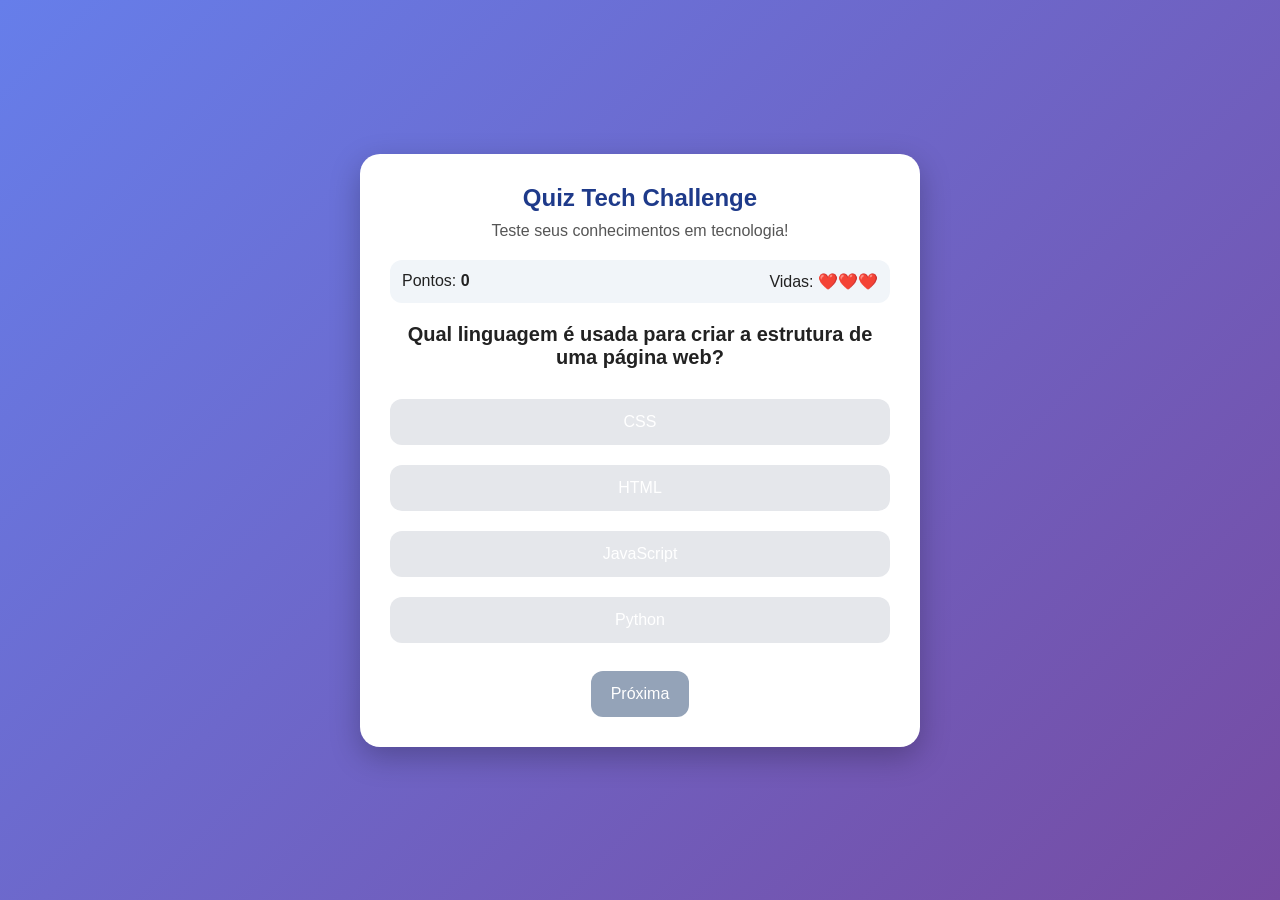
<file: index.html>
<!DOCTYPE html>
<html lang="pt-BR">
<head>
  <meta charset="UTF-8">
  <meta name="viewport" content="width=device-width, initial-scale=1.0">
  <title>Quiz Tech Challenge</title>
  <link rel="stylesheet" href="style.css">
</head>
<body>

  <main class="container">

    <section class="card">

      <h1>Quiz Tech Challenge</h1>
      <p class="subtitulo">Teste seus conhecimentos em tecnologia!</p>

      <div class="info">
        <span>Pontos: <strong id="pontos">0</strong></span>
        <span>Vidas: <strong id="vidas">❤️❤️❤️</strong></span>
      </div>

      <div id="pergunta" class="pergunta">
        Carregando pergunta...
      </div>

      <div id="opcoes" class="opcoes"></div>

      <p id="mensagem" class="mensagem"></p>

      <button id="proxima" onclick="proximaPergunta()" disabled>
        Próxima
      </button>

      <button id="reiniciar" onclick="reiniciarJogo()" class="oculto">
        Jogar novamente
      </button>

    </section>

  </main>

  <script src="script.js"></script>
</body>
</html>
</file>
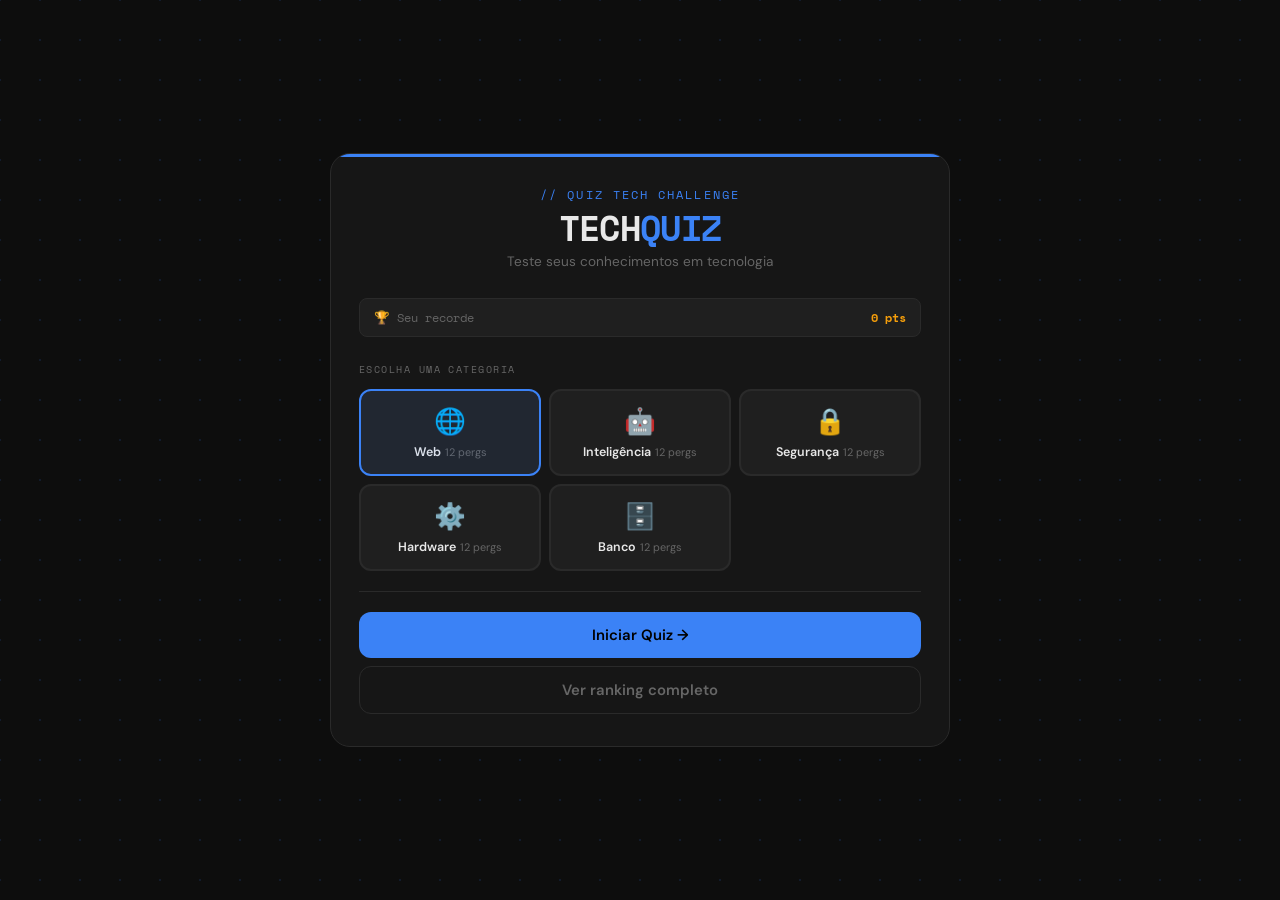
<file: quiz (1).html>
<!DOCTYPE html>
<html lang="pt-BR">
<head>
<meta charset="UTF-8">
<meta name="viewport" content="width=device-width, initial-scale=1.0">
<title>Quiz Tech Challenge</title>
<link href="https://fonts.googleapis.com/css2?family=Space+Mono:wght@400;700&family=DM+Sans:wght@400;500;600&display=swap" rel="stylesheet">
<style>
/* ── RESET ── */
*,*::before,*::after{box-sizing:border-box;margin:0;padding:0}
:root{
  --bg:#0d0d0d;
  --surface:#161616;
  --surface2:#1f1f1f;
  --border:#2a2a2a;
  --text:#e8e8e8;
  --muted:#666;
  --cat:#3b82f6; /* cor dinâmica da categoria */
  --radius:12px;
  --mono:'Space Mono',monospace;
  --sans:'DM Sans',sans-serif;
}
body{
  font-family:var(--sans);
  background:var(--bg);
  color:var(--text);
  min-height:100vh;
  display:flex;
  flex-direction:column;
  align-items:center;
  justify-content:center;
  padding:16px;
  overflow-x:hidden;
}

/* ── CANVAS ANIMADO ── */
#bg-canvas{position:fixed;inset:0;z-index:0;pointer-events:none;opacity:.35}

/* ── WRAPPER ── */
.wrap{position:relative;z-index:1;width:100%;max-width:620px}

/* ── CARD ── */
.card{
  background:var(--surface);
  border:1px solid var(--border);
  border-radius:20px;
  padding:32px 28px;
  position:relative;
  overflow:hidden;
}
.card::before{
  content:'';
  position:absolute;
  top:0;left:0;right:0;
  height:3px;
  background:var(--cat);
  transition:background .4s;
}

/* ── TELAS ── */
.tela{display:none}
.tela.ativa{display:block}

/* ──────────────────────────
   TELA INICIAL
────────────────────────── */
.logo{margin-bottom:28px;text-align:center}
.logo-tag{
  font-family:var(--mono);
  font-size:.72rem;
  color:var(--cat);
  letter-spacing:.18em;
  text-transform:uppercase;
  margin-bottom:8px;
  transition:color .4s;
}
.logo-nome{
  font-family:var(--mono);
  font-size:2.2rem;
  font-weight:700;
  letter-spacing:-.02em;
  line-height:1;
  color:var(--text);
}
.logo-nome span{color:var(--cat);transition:color .4s}
.logo-sub{font-size:.85rem;color:var(--muted);margin-top:6px}

/* recorde */
.recorde-bar{
  display:flex;align-items:center;gap:8px;
  font-family:var(--mono);font-size:.78rem;
  background:var(--surface2);border:1px solid var(--border);
  border-radius:8px;padding:9px 14px;margin-bottom:24px;
  color:var(--muted);
}
.recorde-bar strong{color:#f59e0b;margin-left:auto}

/* categorias */
.sec-titulo{
  font-family:var(--mono);font-size:.65rem;
  letter-spacing:.14em;text-transform:uppercase;
  color:var(--muted);margin-bottom:12px;
}
.cats{display:grid;grid-template-columns:repeat(3,1fr);gap:8px;margin-bottom:20px}
.cat-btn{
  background:var(--surface2);border:2px solid var(--border);
  border-radius:var(--radius);padding:14px 8px;
  cursor:pointer;text-align:center;transition:.18s ease;
  font-family:var(--sans);position:relative;overflow:hidden;
}
.cat-btn::after{
  content:'';position:absolute;inset:0;
  background:var(--cor,#3b82f6);opacity:0;transition:.18s;
}
.cat-btn:hover::after,.cat-btn.sel::after{opacity:.08}
.cat-btn.sel{border-color:var(--cor,#3b82f6)}
.cat-icone{font-size:1.6rem;display:block;margin-bottom:5px}
.cat-nome{font-size:.78rem;font-weight:600;color:var(--text)}
.cat-qtd{font-size:.68rem;color:var(--muted);margin-top:2px}

/* div */
.div{height:1px;background:var(--border);margin:20px 0}

/* botões */
.btn{
  display:block;width:100%;
  padding:13px 18px;border-radius:var(--radius);
  font-family:var(--sans);font-size:.93rem;font-weight:600;
  cursor:pointer;transition:.18s ease;border:none;
}
.btn-p{background:var(--cat);color:#000;transition:background .4s,opacity .18s}
.btn-p:hover{opacity:.88}
.btn-p:disabled{background:var(--border);color:var(--muted);cursor:not-allowed;opacity:1}
.btn-s{background:transparent;border:1px solid var(--border);color:var(--muted);margin-top:8px}
.btn-s:hover{border-color:var(--cat);color:var(--text)}

/* ──────────────────────────
   TELA QUIZ
────────────────────────── */
/* HUD */
.hud{
  display:flex;gap:6px;margin-bottom:14px;flex-wrap:wrap;
}
.hud-pill{
  background:var(--surface2);border:1px solid var(--border);
  border-radius:99px;padding:5px 12px;
  font-family:var(--mono);font-size:.78rem;
  display:flex;align-items:center;gap:6px;
}
.hud-pill .val{color:var(--cat);font-weight:700;transition:color .4s}
.hud-pill.lives .val{color:var(--text)}

/* cronômetro */
.timer-row{
  display:flex;align-items:center;gap:10px;margin-bottom:14px;
}
.timer-num{
  font-family:var(--mono);font-size:1.1rem;font-weight:700;
  min-width:28px;color:var(--cat);transition:color .3s;
}
.timer-num.urgent{color:#ef4444}
.timer-track{flex:1;height:6px;background:var(--border);border-radius:99px;overflow:hidden}
.timer-fill{
  height:100%;border-radius:99px;background:var(--cat);
  transition:width .9s linear,background .3s;
}
.timer-fill.urgent{background:#ef4444}

/* badge categoria */
.cat-badge{
  display:inline-flex;align-items:center;gap:6px;
  font-size:.7rem;font-weight:600;letter-spacing:.08em;
  text-transform:uppercase;padding:4px 10px;border-radius:99px;
  background:color-mix(in srgb,var(--cat) 15%,transparent);
  color:var(--cat);border:1px solid color-mix(in srgb,var(--cat) 35%,transparent);
  margin-bottom:12px;transition:background .4s,color .4s,border-color .4s;
}

/* progresso */
.prog-row{display:flex;justify-content:space-between;align-items:center;margin-bottom:6px}
.prog-label{font-family:var(--mono);font-size:.68rem;color:var(--muted)}
.prog-track{height:3px;background:var(--border);border-radius:99px;overflow:hidden;margin-bottom:18px}
.prog-fill{height:100%;border-radius:99px;background:var(--cat);transition:width .4s ease,background .4s}

/* pergunta */
.q-texto{
  font-size:1.1rem;font-weight:500;line-height:1.6;
  margin-bottom:18px;min-height:48px;
}

/* opções */
.opcoes{display:grid;gap:8px;margin-bottom:16px}
.op-btn{
  width:100%;padding:12px 14px;border-radius:var(--radius);
  background:var(--surface2);border:1.5px solid var(--border);
  color:var(--text);font-family:var(--sans);font-size:.9rem;
  font-weight:500;text-align:left;cursor:pointer;
  display:flex;align-items:center;gap:12px;transition:.15s ease;
}
.op-btn .k{
  font-family:var(--mono);font-size:.7rem;font-weight:700;
  width:24px;height:24px;border-radius:6px;flex-shrink:0;
  background:var(--border);display:flex;align-items:center;justify-content:center;
  transition:.15s;
}
.op-btn:not(:disabled):hover{border-color:var(--cat)}
.op-btn:not(:disabled):hover .k{background:var(--cat);color:#000}
.op-btn:disabled{cursor:not-allowed;opacity:.7}
.op-btn.ok{border-color:#22c55e;background:rgba(34,197,94,.08);color:#22c55e}
.op-btn.ok .k{background:#22c55e;color:#000}
.op-btn.fail{border-color:#ef4444;background:rgba(239,68,68,.08);color:#ef4444}
.op-btn.fail .k{background:#ef4444;color:#fff}

/* feedback */
.feedback{
  min-height:22px;font-size:.85rem;font-weight:600;
  text-align:center;margin-bottom:12px;
  transition:opacity .2s;
}

/* ──────────────────────────
   TELA RESULTADO
────────────────────────── */
.res-icone{font-size:3.2rem;text-align:center;margin-bottom:8px}
.res-titulo{
  font-family:var(--mono);font-size:1.8rem;font-weight:700;
  text-align:center;margin-bottom:4px;
}
.res-sub{text-align:center;color:var(--muted);font-size:.85rem;margin-bottom:20px}
.res-grid{display:grid;grid-template-columns:repeat(3,1fr);gap:8px;margin-bottom:16px}
.res-item{
  background:var(--surface2);border:1px solid var(--border);
  border-radius:var(--radius);padding:14px 8px;text-align:center;
}
.res-val{font-family:var(--mono);font-size:1.6rem;font-weight:700}
.res-lbl{font-size:.65rem;text-transform:uppercase;letter-spacing:.1em;color:var(--muted);margin-top:3px}
.rec-novo{
  display:flex;align-items:center;justify-content:center;gap:6px;
  background:rgba(245,158,11,.1);border:1px solid rgba(245,158,11,.25);
  border-radius:8px;padding:9px;margin-bottom:16px;
  font-size:.82rem;color:#f59e0b;font-weight:600;
}
.nome-wrap{margin-bottom:16px}
.nome-wrap label{display:block;font-size:.75rem;color:var(--muted);margin-bottom:6px}
.nome-wrap input{
  width:100%;padding:11px 13px;
  background:var(--surface2);border:1.5px solid var(--border);
  border-radius:var(--radius);color:var(--text);
  font-family:var(--sans);font-size:.9rem;outline:none;transition:.15s;
}
.nome-wrap input:focus{border-color:var(--cat)}
.nome-wrap input::placeholder{color:var(--border)}

/* ──────────────────────────
   TELA RANKING
────────────────────────── */
.rank-tit{
  font-family:var(--mono);font-size:1.4rem;font-weight:700;
  margin-bottom:18px;
}
.rank-lista{display:flex;flex-direction:column;gap:7px;margin-bottom:18px}
.rank-item{
  display:flex;align-items:center;gap:12px;
  background:var(--surface2);border:1px solid var(--border);
  border-radius:var(--radius);padding:11px 14px;
}
.rank-pos{font-family:var(--mono);font-size:1rem;font-weight:700;min-width:26px;color:var(--muted)}
.rank-pos.g{color:#f59e0b}.rank-pos.s{color:#94a3b8}.rank-pos.b{color:#b45309}
.rank-info{flex:1}
.rank-nome{font-weight:600;font-size:.88rem}
.rank-det{font-size:.7rem;color:var(--muted);margin-top:2px}
.rank-pts{font-family:var(--mono);font-size:1.1rem;font-weight:700;color:var(--cat)}
.rank-vazio{text-align:center;color:var(--muted);padding:24px;font-size:.85rem}

/* filtros ranking */
.rank-filtros{display:flex;gap:6px;flex-wrap:wrap;margin-bottom:14px}
.filtro-btn{
  background:var(--surface2);border:1px solid var(--border);
  border-radius:99px;padding:4px 12px;
  font-size:.72rem;font-weight:600;cursor:pointer;
  font-family:var(--sans);color:var(--muted);transition:.15s;
}
.filtro-btn.ativo,.filtro-btn:hover{border-color:var(--cat);color:var(--text)}

/* ──────────────────────────
   ANIMAÇÕES
────────────────────────── */
@keyframes fadeUp{from{opacity:0;transform:translateY(12px)}to{opacity:1;transform:translateY(0)}}
@keyframes shake{0%,100%{transform:translateX(0)}25%{transform:translateX(-6px)}75%{transform:translateX(6px)}}
@keyframes pop{0%,100%{transform:scale(1)}50%{transform:scale(1.04)}}
.anima{animation:fadeUp .28s ease forwards}
.shake{animation:shake .3s ease}
.pop{animation:pop .3s ease}

@media(max-width:480px){
  .card{padding:22px 14px}
  .cats{grid-template-columns:repeat(3,1fr)}
  .res-grid{gap:6px}
}
</style>
</head>
<body>
<canvas id="bg-canvas"></canvas>

<div class="wrap">
<div class="card" id="cartao">

<!-- ══════════════════════
     TELA INICIAL
══════════════════════ -->
<section class="tela ativa" id="t-inicio">
  <div class="logo">
    <div class="logo-tag">// quiz tech challenge</div>
    <div class="logo-nome">TECH<span>QUIZ</span></div>
    <div class="logo-sub">Teste seus conhecimentos em tecnologia</div>
  </div>

  <div class="recorde-bar">
    <span>🏆 Seu recorde</span>
    <strong id="recorde-ini">0 pts</strong>
  </div>

  <p class="sec-titulo">Escolha uma categoria</p>
  <div class="cats" id="cats-grid"></div>

  <div class="div"></div>

  <button class="btn btn-p" onclick="iniciarJogo()">Iniciar Quiz →</button>
  <button class="btn btn-s" onclick="irParaRanking()">Ver ranking completo</button>
</section>

<!-- ══════════════════════
     TELA QUIZ
══════════════════════ -->
<section class="tela" id="t-quiz">
  <div class="hud">
    <div class="hud-pill">pontos <span class="val" id="h-pts">0</span></div>
    <div class="hud-pill lives">vidas <span class="val" id="h-vidas">❤️❤️❤️</span></div>
    <div class="hud-pill">fase <span class="val" id="h-fase">1/10</span></div>
  </div>

  <div class="timer-row">
    <span class="timer-num" id="timer-num">30</span>
    <div class="timer-track"><div class="timer-fill" id="timer-fill"></div></div>
  </div>

  <div id="cat-badge-wrap"></div>

  <div class="prog-row">
    <span class="prog-label" id="prog-label">Pergunta 1 de 10</span>
    <span class="prog-label" id="prog-pct">0%</span>
  </div>
  <div class="prog-track"><div class="prog-fill" id="prog-fill" style="width:0%"></div></div>

  <p class="q-texto anima" id="q-texto">Carregando...</p>
  <div class="opcoes" id="opcoes"></div>
  <p class="feedback" id="feedback"></p>

  <button class="btn btn-p" id="btn-prox" onclick="proxPergunta()" disabled>
    Próxima →
  </button>
</section>

<!-- ══════════════════════
     TELA RESULTADO
══════════════════════ -->
<section class="tela" id="t-result">
  <div class="res-icone" id="res-icone">🎉</div>
  <div class="res-titulo" id="res-titulo">Parabéns!</div>
  <p class="res-sub" id="res-sub">Você completou o quiz!</p>

  <div class="res-grid">
    <div class="res-item">
      <div class="res-val" id="r-pts" style="color:var(--cat)">0</div>
      <div class="res-lbl">Pontos</div>
    </div>
    <div class="res-item">
      <div class="res-val" id="r-acc" style="color:#22c55e">0</div>
      <div class="res-lbl">Acertos</div>
    </div>
    <div class="res-item">
      <div class="res-val" id="r-prec" style="color:#a855f7">0%</div>
      <div class="res-lbl">Precisão</div>
    </div>
  </div>

  <div class="rec-novo" id="rec-novo" style="display:none">🏆 Novo recorde! Incrível!</div>

  <div class="nome-wrap">
    <label for="inp-nome">Seu nome para o ranking:</label>
    <input type="text" id="inp-nome" placeholder="Digite seu nome..." maxlength="20">
  </div>

  <button class="btn btn-p" onclick="salvarRanking()">Salvar no Ranking</button>
  <button class="btn btn-s" onclick="irParaInicio()">Jogar novamente</button>
</section>

<!-- ══════════════════════
     TELA RANKING
══════════════════════ -->
<section class="tela" id="t-ranking">
  <div class="rank-tit">// ranking</div>
  <div class="rank-filtros" id="rank-filtros"></div>
  <div class="rank-lista" id="rank-lista"></div>
  <button class="btn btn-p" onclick="irParaInicio()">← Voltar</button>
  <button class="btn btn-s" onclick="limparRanking()">Limpar ranking</button>
</section>

</div><!-- /card -->
</div><!-- /wrap -->

<script>
/* ════════════════════════════════════
   CATEGORIAS + PERGUNTAS
════════════════════════════════════ */
const CATS = {
  web: {
    nome:'Web Dev', icone:'🌐', cor:'#3b82f6',
    perguntas:[
      {p:"Qual linguagem cria a estrutura de uma página web?",
       ops:["CSS","HTML","JavaScript","Python"],r:"HTML"},
      {p:"O que a propriedade CSS 'display: flex' faz?",
       ops:["Oculta o elemento","Cria um layout flexível","Define a cor","Adiciona borda"],r:"Cria um layout flexível"},
      {p:"Qual tag HTML é usada para criar um link?",
       ops:["<link>","<a>","<href>","<nav>"],r:"<a>"},
      {p:"O que significa 'responsivo' em web design?",
       ops:["Carrega rápido","Se adapta a diferentes tamanhos de tela","Tem animações","Usa banco de dados"],r:"Se adapta a diferentes tamanhos de tela"},
      {p:"Qual método JavaScript seleciona um elemento pelo ID?",
       ops:["querySelector","getElementById","getElement","selectId"],r:"getElementById"},
      {p:"O que é o DOM?",
       ops:["Um banco de dados","Representação em árvore dos elementos HTML","Linguagem de estilo","Protocolo de rede"],r:"Representação em árvore dos elementos HTML"},
      {p:"Qual operador JavaScript verifica valor E tipo?",
       ops:["==","=","===","!="],r:"==="},
      {p:"Qual plataforma publica sites gratuitamente via repositório?",
       ops:["GitHub Pages","WhatsApp","Notepad","Paint"],r:"GitHub Pages"},
      {p:"O que é um loop 'for' em JavaScript?",
       ops:["Uma função","Uma condição","Uma estrutura de repetição","Um evento"],r:"Uma estrutura de repetição"},
      {p:"Qual extensão têm arquivos de página web?",
       ops:[".exe",".mp3",".html",".jpg"],r:".html"},
      {p:"O que faz a propriedade CSS 'position: absolute'?",
       ops:["Centraliza o elemento","Posiciona em relação ao ancestral mais próximo","Remove o elemento","Adiciona sombra"],r:"Posiciona em relação ao ancestral mais próximo"},
      {p:"Qual evento JavaScript é disparado ao clicar em um botão?",
       ops:["onhover","onsubmit","onclick","onload"],r:"onclick"},
    ]
  },
  ia: {
    nome:'Inteligência Artificial', icone:'🤖', cor:'#a855f7',
    perguntas:[
      {p:"O que significa IA?",
       ops:["Internet Aberta","Inteligência Artificial","Interface Automática","Informação Analógica"],r:"Inteligência Artificial"},
      {p:"O que é Machine Learning?",
       ops:["Aprendizado de máquinas a partir de dados","Linguagem de programação","Banco de dados","Sistema operacional"],r:"Aprendizado de máquinas a partir de dados"},
      {p:"O que são redes neurais artificiais?",
       ops:["Cabos de internet","Modelos inspirados no cérebro humano","Tipos de banco de dados","Protocolos de rede"],r:"Modelos inspirados no cérebro humano"},
      {p:"O que é 'overfitting' em IA?",
       ops:["Modelo muito lento","Modelo que memoriza dados de treino mas generaliza mal","Excesso de dados","Erro de hardware"],r:"Modelo que memoriza dados de treino mas generaliza mal"},
      {p:"Qual linguagem é mais usada em projetos de IA?",
       ops:["HTML","CSS","Python","Pascal"],r:"Python"},
      {p:"O que é um 'dataset'?",
       ops:["Um algoritmo","Conjunto de dados usado para treinar modelos","Tipo de rede neural","Linguagem de IA"],r:"Conjunto de dados usado para treinar modelos"},
      {p:"O que significa 'deep learning'?",
       ops:["Aprendizado com muitas camadas de redes neurais","Aprendizado lento","Banco de dados profundo","IA para jogos"],r:"Aprendizado com muitas camadas de redes neurais"},
      {p:"Qual empresa criou o ChatGPT?",
       ops:["Google","Meta","OpenAI","Microsoft"],r:"OpenAI"},
      {p:"O que é um 'prompt' em IA generativa?",
       ops:["Um tipo de modelo","Instrução de texto dada à IA","Um banco de dados","Um servidor"],r:"Instrução de texto dada à IA"},
      {p:"O que é 'processamento de linguagem natural' (PLN/NLP)?",
       ops:["Tradução automática de código","Campo da IA que lida com texto e fala humana","Banco de dados de palavras","Protocolo de rede"],r:"Campo da IA que lida com texto e fala humana"},
      {p:"O que é classificação em Machine Learning?",
       ops:["Ordenar dados","Prever qual categoria um dado pertence","Limpar dados","Visualizar dados"],r:"Prever qual categoria um dado pertence"},
      {p:"O que é 'bias' (viés) em IA?",
       ops:["Velocidade do modelo","Tendência sistemática a erros por dados ou projeto","Tipo de rede neural","Custo computacional"],r:"Tendência sistemática a erros por dados ou projeto"},
    ]
  },
  sec: {
    nome:'Segurança', icone:'🔒', cor:'#ef4444',
    perguntas:[
      {p:"O que é um vírus de computador?",
       ops:["Programa que se replica causando danos","Tipo de hardware","Linguagem de programação","Banco de dados"],r:"Programa que se replica causando danos"},
      {p:"O que significa HTTPS?",
       ops:["HyperText Transfer Protocol Secure","High Transfer Protocol System","HyperText Type Protocol Speed","None"],r:"HyperText Transfer Protocol Secure"},
      {p:"O que é phishing?",
       ops:["Tipo de vírus","Golpe para roubar dados se passando por entidade confiável","Ataque de hardware","Linguagem de hack"],r:"Golpe para roubar dados se passando por entidade confiável"},
      {p:"O que é uma senha forte?",
       ops:["Apenas letras maiúsculas","Apenas números","Combinação de letras, números e símbolos","Seu nome completo"],r:"Combinação de letras, números e símbolos"},
      {p:"O que é autenticação de dois fatores (2FA)?",
       ops:["Usar duas senhas iguais","Segunda camada de verificação além da senha","Dois usuários no mesmo computador","Dois antivírus"],r:"Segunda camada de verificação além da senha"},
      {p:"O que é um firewall?",
       ops:["Antivírus","Sistema que controla o tráfego de rede","Tipo de vírus","Navegador seguro"],r:"Sistema que controla o tráfego de rede"},
      {p:"O que é criptografia?",
       ops:["Apagar dados","Transformar dados em formato ilegível para protegê-los","Copiar arquivos","Compactar pastas"],r:"Transformar dados em formato ilegível para protegê-los"},
      {p:"O que é SQL Injection?",
       ops:["Tipo de banco de dados","Ataque que insere código SQL malicioso em formulários","Linguagem de consulta","Plugin de segurança"],r:"Ataque que insere código SQL malicioso em formulários"},
      {p:"O que é malware?",
       ops:["Software malicioso","Tipo de hardware","Protocolo de rede","Linguagem de programação"],r:"Software malicioso"},
      {p:"O que é um ataque DDoS?",
       ops:["Roubo de senhas","Sobrecarregar um servidor com tráfego falso","Vírus em e-mail","Invasão física"],r:"Sobrecarregar um servidor com tráfego falso"},
      {p:"O que é engenharia social em segurança?",
       ops:["Construção de sistemas","Manipular pessoas para obter informações privilegiadas","Programação de redes","Hardware seguro"],r:"Manipular pessoas para obter informações privilegiadas"},
      {p:"Para que serve um gerenciador de senhas?",
       ops:["Criar vírus","Armazenar e gerar senhas seguras","Acelerar a internet","Compactar arquivos"],r:"Armazenar e gerar senhas seguras"},
    ]
  },
  hw: {
    nome:'Hardware', icone:'⚙️', cor:'#f59e0b',
    perguntas:[
      {p:"O que é a CPU?",
       ops:["Memória RAM","Unidade Central de Processamento","Placa de vídeo","HD"],r:"Unidade Central de Processamento"},
      {p:"O que é RAM?",
       ops:["Memória de armazenamento permanente","Memória temporária de acesso rápido","Processador","Fonte de energia"],r:"Memória temporária de acesso rápido"},
      {p:"O que faz a GPU?",
       ops:["Armazena dados","Processa gráficos e vídeo","Gerencia a rede","Alimenta o computador"],r:"Processa gráficos e vídeo"},
      {p:"Qual é a função da placa-mãe?",
       ops:["Gerar energia","Conectar todos os componentes do computador","Armazenar arquivos","Processar vídeo"],r:"Conectar todos os componentes do computador"},
      {p:"O que é um SSD?",
       ops:["Tipo de processador","Dispositivo de armazenamento rápido sem partes móveis","Memória RAM","Placa de rede"],r:"Dispositivo de armazenamento rápido sem partes móveis"},
      {p:"O que significa USB?",
       ops:["Universal Serial Bus","Ultra Speed Bus","Unified System Board","Unique Storage Block"],r:"Universal Serial Bus"},
      {p:"O que é a BIOS?",
       ops:["Sistema operacional","Firmware que inicializa o hardware ao ligar o PC","Tipo de processador","Antivírus"],r:"Firmware que inicializa o hardware ao ligar o PC"},
      {p:"Qual componente converte energia elétrica para os componentes do PC?",
       ops:["CPU","RAM","Fonte de alimentação","HD"],r:"Fonte de alimentação"},
      {p:"O que é Bluetooth?",
       ops:["Tipo de cabo","Tecnologia sem fio de curto alcance","Tipo de HD","Protocolo de internet"],r:"Tecnologia sem fio de curto alcance"},
      {p:"O que é um cooler em um computador?",
       ops:["Memória extra","Sistema de resfriamento","Tipo de fonte","Leitor de cartão"],r:"Sistema de resfriamento"},
      {p:"Quantos bits tem 1 byte?",
       ops:["4","16","8","2"],r:"8"},
      {p:"O que é overclocking?",
       ops:["Atualizar o sistema","Forçar componentes a funcionar acima da frequência padrão","Limpar vírus","Instalar drivers"],r:"Forçar componentes a funcionar acima da frequência padrão"},
    ]
  },
  bd: {
    nome:'Banco de Dados', icone:'🗄️', cor:'#10b981',
    perguntas:[
      {p:"O que é SQL?",
       ops:["Linguagem de marcação","Linguagem para gerenciar bancos de dados relacionais","Sistema operacional","Protocolo de rede"],r:"Linguagem para gerenciar bancos de dados relacionais"},
      {p:"O que faz o comando SQL SELECT?",
       ops:["Apaga dados","Consulta e retorna dados de uma tabela","Cria tabelas","Atualiza registros"],r:"Consulta e retorna dados de uma tabela"},
      {p:"O que é uma chave primária (PRIMARY KEY)?",
       ops:["Senha do banco","Identificador único de cada registro","Nome da tabela","Tipo de coluna"],r:"Identificador único de cada registro"},
      {p:"O que é um banco de dados NoSQL?",
       ops:["Banco que não usa tabelas e é mais flexível","Banco sem dados","Banco muito lento","SQL com erros"],r:"Banco que não usa tabelas e é mais flexível"},
      {p:"O que faz o comando SQL DELETE?",
       ops:["Apaga a tabela inteira","Remove registros específicos","Atualiza dados","Cria índices"],r:"Remove registros específicos"},
      {p:"O que é uma JOIN em SQL?",
       ops:["Criar tabela","Combinar dados de duas ou mais tabelas","Apagar colunas","Ordenar resultados"],r:"Combinar dados de duas ou mais tabelas"},
      {p:"Qual é um exemplo de banco de dados NoSQL?",
       ops:["MySQL","PostgreSQL","MongoDB","SQLite"],r:"MongoDB"},
      {p:"O que é indexação em banco de dados?",
       ops:["Apagar registros","Estrutura que acelera buscas","Fazer backup","Criptografar dados"],r:"Estrutura que acelera buscas"},
      {p:"O que é CRUD?",
       ops:["Tipo de banco","Create, Read, Update, Delete — operações básicas","Linguagem NoSQL","Protocolo de segurança"],r:"Create, Read, Update, Delete — operações básicas"},
      {p:"O que faz o comando SQL ORDER BY?",
       ops:["Filtra registros","Ordena os resultados por uma coluna","Agrupa dados","Junta tabelas"],r:"Ordena os resultados por uma coluna"},
      {p:"O que é uma transação em banco de dados?",
       ops:["Exportar dados","Sequência de operações tratada como unidade (tudo ou nada)","Tipo de índice","Backup automático"],r:"Sequência de operações tratada como unidade (tudo ou nada)"},
      {p:"O que é ORM?",
       ops:["Tipo de SQL","Ferramenta que mapeia objetos do código para tabelas do BD","Banco NoSQL","Protocolo de rede"],r:"Ferramenta que mapeia objetos do código para tabelas do BD"},
    ]
  },
};

/* ════════════════════════════════════
   CANVAS DE FUNDO — GRADE DE PONTOS
════════════════════════════════════ */
(function(){
  const c=document.getElementById('bg-canvas');
  const ctx=c.getContext('2d');
  let W,H,cat='#3b82f6';
  function resize(){W=c.width=window.innerWidth;H=c.height=window.innerHeight}
  window.addEventListener('resize',resize);resize();
  function draw(){
    ctx.clearRect(0,0,W,H);
    const sp=40;
    for(let x=0;x<W;x+=sp){
      for(let y=0;y<H;y+=sp){
        ctx.beginPath();
        ctx.arc(x,y,1,0,Math.PI*2);
        ctx.fillStyle=cat;
        ctx.globalAlpha=.5;
        ctx.fill();
      }
    }
  }
  draw();
  window.setBgColor=function(c2){cat=c2;draw()};
})();

/* ════════════════════════════════════
   SOM — Web Audio API
════════════════════════════════════ */
let _actx=null;
function getCtx(){return _actx||(_actx=new(window.AudioContext||window.webkitAudioContext)())}
function som(tipo){
  try{
    const a=getCtx(),o=a.createOscillator(),g=a.createGain();
    o.connect(g);g.connect(a.destination);
    const t=a.currentTime;
    if(tipo==='ok'){
      o.frequency.setValueAtTime(523,t);
      o.frequency.setValueAtTime(784,t+.12);
      g.gain.setValueAtTime(.25,t);
      g.gain.exponentialRampToValueAtTime(.001,t+.4);
      o.start(t);o.stop(t+.4);
    }else if(tipo==='fail'){
      o.type='sawtooth';
      o.frequency.setValueAtTime(220,t);
      o.frequency.setValueAtTime(140,t+.15);
      g.gain.setValueAtTime(.2,t);
      g.gain.exponentialRampToValueAtTime(.001,t+.35);
      o.start(t);o.stop(t+.35);
    }else if(tipo==='win'){
      [523,659,784,1047].forEach((f,i)=>{
        const o2=a.createOscillator(),g2=a.createGain();
        o2.connect(g2);g2.connect(a.destination);
        o2.frequency.value=f;
        g2.gain.setValueAtTime(.2,t+i*.12);
        g2.gain.exponentialRampToValueAtTime(.001,t+i*.12+.35);
        o2.start(t+i*.12);o2.stop(t+i*.12+.35);
      });
    }else if(tipo==='lose'){
      o.type='sawtooth';
      o.frequency.setValueAtTime(280,t);
      o.frequency.exponentialRampToValueAtTime(70,t+.7);
      g.gain.setValueAtTime(.25,t);
      g.gain.exponentialRampToValueAtTime(.001,t+.7);
      o.start(t);o.stop(t+.7);
    }else if(tipo==='tick'){
      o.frequency.value=900;
      g.gain.setValueAtTime(.04,t);
      g.gain.exponentialRampToValueAtTime(.001,t+.07);
      o.start(t);o.stop(t+.07);
    }
  }catch(e){}
}

/* ════════════════════════════════════
   ESTADO
════════════════════════════════════ */
let catAtual='web';
let perguntas=[];
let idx=0,pts=0,vidas=3,acertos=0;
let respondeu=false;
let timerID=null,tempoRestante=0;
const TEMPO_POR_PERGUNTA=20;

/* ════════════════════════════════════
   TELAS
════════════════════════════════════ */
function irPara(id){
  document.querySelectorAll('.tela').forEach(t=>t.classList.remove('ativa'));
  document.getElementById(id).classList.add('ativa');
}
function irParaInicio(){pararTimer();irPara('t-inicio');atualizarRecordeInicio()}
function irParaRanking(){renderRanking();irPara('t-ranking')}

/* ════════════════════════════════════
   RENDER CATEGORIAS
════════════════════════════════════ */
function renderCats(){
  const g=document.getElementById('cats-grid');
  g.innerHTML='';
  Object.entries(CATS).forEach(([k,v])=>{
    const b=document.createElement('button');
    b.className='cat-btn'+(k===catAtual?' sel':'');
    b.style.setProperty('--cor',v.cor);
    b.innerHTML=`<span class="cat-icone">${v.icone}</span>
      <span class="cat-nome">${v.nome.split(' ')[0]}</span>
      <span class="cat-qtd">${v.perguntas.length} pergs</span>`;
    b.onclick=()=>selecionarCat(k,b);
    g.appendChild(b);
  });
}
function selecionarCat(k,btn){
  catAtual=k;
  document.querySelectorAll('.cat-btn').forEach(b=>b.classList.remove('sel'));
  btn.classList.add('sel');
  aplicarCor(CATS[k].cor);
}

/* ════════════════════════════════════
   COR DINÂMICA
════════════════════════════════════ */
function aplicarCor(cor){
  document.documentElement.style.setProperty('--cat',cor);
  window.setBgColor&&window.setBgColor(cor);
}

/* ════════════════════════════════════
   INICIAR JOGO
════════════════════════════════════ */
function iniciarJogo(){
  const c=CATS[catAtual];
  aplicarCor(c.cor);
  pts=0;vidas=3;acertos=0;idx=0;
  // embaralha e pega 10
  perguntas=[...c.perguntas].sort(()=>Math.random()-.5).slice(0,10);
  // badge
  document.getElementById('cat-badge-wrap').innerHTML=
    `<div class="cat-badge">${c.icone} ${c.nome}</div>`;
  irPara('t-quiz');
  carregarPergunta();
}

/* ════════════════════════════════════
   CARREGAR PERGUNTA
════════════════════════════════════ */
function carregarPergunta(){
  respondeu=false;
  document.getElementById('feedback').textContent='';
  document.getElementById('btn-prox').disabled=true;

  const total=perguntas.length;
  const pct=Math.round((idx/total)*100);
  document.getElementById('prog-label').textContent=`Pergunta ${idx+1} de ${total}`;
  document.getElementById('prog-pct').textContent=pct+'%';
  document.getElementById('prog-fill').style.width=pct+'%';
  document.getElementById('h-fase').textContent=`${idx+1}/${total}`;
  document.getElementById('h-pts').textContent=pts;

  const letras=['A','B','C','D'];
  const pq=perguntas[idx];
  const qEl=document.getElementById('q-texto');
  qEl.textContent=pq.p;
  qEl.classList.remove('anima');void qEl.offsetWidth;qEl.classList.add('anima');

  const ops=[...pq.ops].sort(()=>Math.random()-.5);
  const opDiv=document.getElementById('opcoes');
  opDiv.innerHTML='';
  ops.forEach((op,i)=>{
    const b=document.createElement('button');
    b.className='op-btn';
    b.innerHTML=`<span class="k">${letras[i]}</span>${op}`;
    b.onclick=()=>verificar(b,op,pq.r);
    opDiv.appendChild(b);
  });

  atualizarVidas();
  iniciarTimer();
}

/* ════════════════════════════════════
   TIMER
════════════════════════════════════ */
function iniciarTimer(){
  pararTimer();
  tempoRestante=TEMPO_POR_PERGUNTA;
  atualizarTimerUI();
  timerID=setInterval(()=>{
    tempoRestante--;
    atualizarTimerUI();
    if(tempoRestante<=5&&tempoRestante>0)som('tick');
    if(tempoRestante<=0){pararTimer();semTempo();}
  },1000);
}
function pararTimer(){if(timerID){clearInterval(timerID);timerID=null;}}
function atualizarTimerUI(){
  const n=document.getElementById('timer-num');
  const f=document.getElementById('timer-fill');
  const pct=(tempoRestante/TEMPO_POR_PERGUNTA)*100;
  n.textContent=tempoRestante;
  n.className='timer-num'+(tempoRestante<=5?' urgent':'');
  f.style.width=pct+'%';
  f.className='timer-fill'+(tempoRestante<=5?' urgent':'');
}
function semTempo(){
  if(respondeu)return;
  respondeu=true;
  // marca resposta certa
  document.querySelectorAll('.op-btn').forEach(b=>{
    b.disabled=true;
    if(b.textContent.includes(perguntas[idx].r))b.classList.add('ok');
  });
  vidas--;atualizarVidas();
  const fb=document.getElementById('feedback');
  fb.textContent='⏰ Tempo esgotado! Perdeu uma vida.';
  fb.style.color='#ef4444';
  som('fail');
  sacudir();
  if(vidas<=0)setTimeout(finalizarJogo,900);
  else document.getElementById('btn-prox').disabled=false;
}

/* ════════════════════════════════════
   VERIFICAR RESPOSTA
════════════════════════════════════ */
function verificar(botao,op,resp){
  if(respondeu)return;
  respondeu=true;pararTimer();
  document.querySelectorAll('.op-btn').forEach(b=>{
    b.disabled=true;
    if(b.textContent.includes(resp))b.classList.add('ok');
  });
  const fb=document.getElementById('feedback');
  if(op===resp){
    const bonus=Math.ceil(tempoRestante*1.5);
    const ganho=10+bonus;
    pts+=ganho;acertos++;
    fb.textContent=`✅ Certo! +${ganho} pts (bônus de velocidade)`;
    fb.style.color='#22c55e';
    som('ok');
    pulsar();
  }else{
    botao.classList.add('fail');
    vidas--;
    fb.textContent=`❌ Errado! Resposta: ${resp}`;
    fb.style.color='#ef4444';
    som('fail');sacudir();
  }
  document.getElementById('h-pts').textContent=pts;
  atualizarVidas();
  if(vidas<=0)setTimeout(finalizarJogo,900);
  else document.getElementById('btn-prox').disabled=false;
}

function atualizarVidas(){
  document.getElementById('h-vidas').textContent='❤️'.repeat(Math.max(0,vidas))||'💔';
}
function sacudir(){
  const c=document.getElementById('cartao');
  c.classList.remove('shake');void c.offsetWidth;c.classList.add('shake');
}
function pulsar(){
  const c=document.getElementById('cartao');
  c.classList.remove('pop');void c.offsetWidth;c.classList.add('pop');
}

/* ════════════════════════════════════
   PRÓXIMA / FIM
════════════════════════════════════ */
function proxPergunta(){
  idx++;
  if(idx>=perguntas.length)finalizarJogo();
  else carregarPergunta();
}

function finalizarJogo(){
  pararTimer();
  const total=perguntas.length;
  const morreu=vidas<=0;
  const prec=Math.round((acertos/total)*100);

  document.getElementById('res-icone').textContent=morreu?'💔':acertos===total?'🏆':'⭐';
  document.getElementById('res-titulo').textContent=morreu?'Game Over!':acertos===total?'Perfeito!':'Bom jogo!';
  document.getElementById('res-sub').textContent=morreu
    ?'Você perdeu todas as vidas. Tente de novo!'
    :`${acertos} de ${total} perguntas corretas`;

  document.getElementById('r-pts').textContent=pts;
  document.getElementById('r-acc').textContent=`${acertos}/${total}`;
  document.getElementById('r-prec').textContent=`${prec}%`;

  const rec=parseInt(localStorage.getItem('quizRec')||'0');
  const recEl=document.getElementById('rec-novo');
  if(pts>rec){localStorage.setItem('quizRec',pts);recEl.style.display='flex';som('win');}
  else{recEl.style.display='none';if(morreu)som('lose');else som('win');}

  irPara('t-result');
}

/* ════════════════════════════════════
   RANKING
════════════════════════════════════ */
let filtroRanking='todos';

function salvarRanking(){
  const nome=document.getElementById('inp-nome').value.trim()||'Anônimo';
  const lista=JSON.parse(localStorage.getItem('quizRanking')||'[]');
  lista.push({nome,pts,acertos,total:perguntas.length,
    cat:catAtual,catNome:CATS[catAtual].nome,
    catIcone:CATS[catAtual].icone,
    data:new Date().toLocaleDateString('pt-BR')});
  lista.sort((a,b)=>b.pts-a.pts);
  localStorage.setItem('quizRanking',JSON.stringify(lista.slice(0,20)));
  irParaRanking();
}

function renderRanking(){
  // filtros
  const filtros=document.getElementById('rank-filtros');
  const opcoes=[{k:'todos',label:'Todos'},...Object.entries(CATS).map(([k,v])=>({k,label:v.icone+' '+v.nome.split(' ')[0]}))];
  filtros.innerHTML=opcoes.map(o=>
    `<button class="filtro-btn${filtroRanking===o.k?' ativo':''}" onclick="mudarFiltro('${o.k}')">${o.label}</button>`
  ).join('');

  const lista=JSON.parse(localStorage.getItem('quizRanking')||'[]');
  const filtrada=filtroRanking==='todos'?lista:lista.filter(r=>r.cat===filtroRanking);
  const el=document.getElementById('rank-lista');
  if(!filtrada.length){el.innerHTML='<div class="rank-vazio">Ainda sem entradas aqui.<br>Jogue para aparecer! 🎮</div>';return;}
  const posClass=['g','s','b'];
  const medalhas=['🥇','🥈','🥉'];
  el.innerHTML=filtrada.slice(0,10).map((r,i)=>`
    <div class="rank-item">
      <div class="rank-pos ${posClass[i]||''}">${medalhas[i]||(i+1)}</div>
      <div class="rank-info">
        <div class="rank-nome">${r.nome} <span style="opacity:.5">${r.catIcone||''}</span></div>
        <div class="rank-det">${r.catNome||''} · ${r.acertos}/${r.total} acertos · ${r.data}</div>
      </div>
      <div class="rank-pts" style="color:${CATS[r.cat]?.cor||'var(--cat)'}">${r.pts}</div>
    </div>`).join('');
}

function mudarFiltro(k){filtroRanking=k;renderRanking()}

function limparRanking(){
  if(confirm('Limpar todo o ranking?')){
    localStorage.removeItem('quizRanking');
    renderRanking();
  }
}

function atualizarRecordeInicio(){
  const r=parseInt(localStorage.getItem('quizRec')||'0');
  document.getElementById('recorde-ini').textContent=r+' pts';
}

/* ════════════════════════════════════
   INICIALIZAÇÃO
════════════════════════════════════ */
renderCats();
atualizarRecordeInicio();
aplicarCor(CATS[catAtual].cor);
</script>
</body>
</html>
</file>
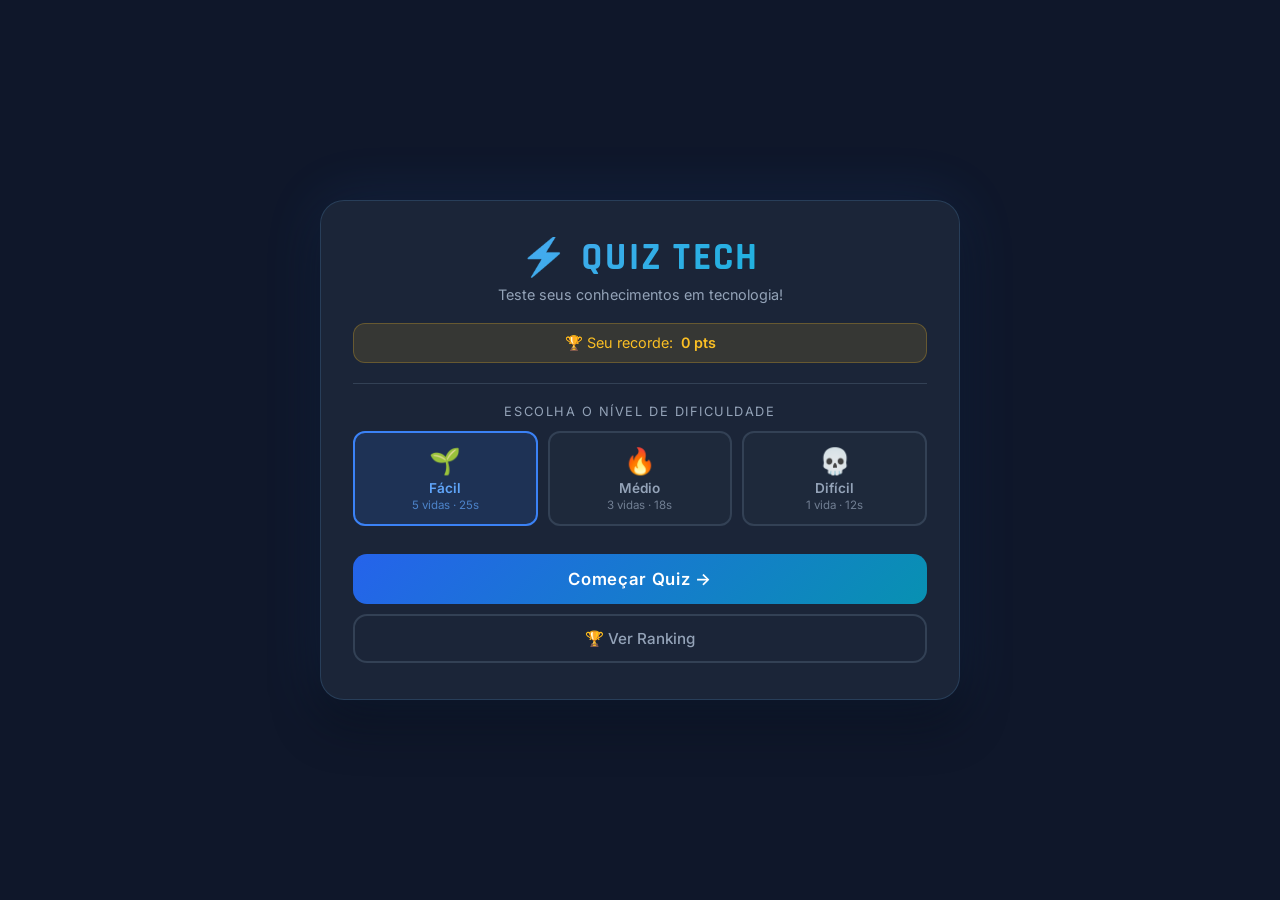
<file: quiz.html>
<!DOCTYPE html>
<html lang="pt-BR">
<head>
  <meta charset="UTF-8">
  <meta name="viewport" content="width=device-width, initial-scale=1.0">
  <title>Quiz Tech Challenge</title>
  <link href="https://fonts.googleapis.com/css2?family=Rajdhani:wght@500;600;700&family=Inter:wght@400;500;600&display=swap" rel="stylesheet">
  <style>
    /* ===== RESET & BASE ===== */
    *, *::before, *::after { box-sizing: border-box; margin: 0; padding: 0; }

    :root {
      --navy:    #0f172a;
      --navy2:   #1e293b;
      --navy3:   #334155;
      --blue:    #3b82f6;
      --blue2:   #60a5fa;
      --cyan:    #06b6d4;
      --green:   #22d3ee;
      --red:     #f43f5e;
      --yellow:  #fbbf24;
      --white:   #f1f5f9;
      --muted:   #94a3b8;
      --card-bg: rgba(30, 41, 59, 0.85);
      --radius:  16px;
      --transition: 0.2s ease;
    }

    body {
      font-family: 'Inter', sans-serif;
      background: var(--navy);
      min-height: 100vh;
      display: flex;
      flex-direction: column;
      align-items: center;
      justify-content: center;
      color: var(--white);
      padding: 16px;
      overflow-x: hidden;
    }

    /* ===== STARFIELD ===== */
    #stars {
      position: fixed;
      inset: 0;
      pointer-events: none;
      z-index: 0;
    }
    .star {
      position: absolute;
      border-radius: 50%;
      background: white;
      animation: twinkle var(--dur, 3s) infinite alternate;
      opacity: 0;
    }
    @keyframes twinkle { from { opacity: 0.1; } to { opacity: 0.7; } }

    /* ===== CARD ===== */
    .card {
      position: relative;
      z-index: 1;
      background: var(--card-bg);
      border: 1px solid rgba(99, 179, 237, 0.18);
      border-radius: 24px;
      padding: 36px 32px;
      width: 100%;
      max-width: 640px;
      backdrop-filter: blur(18px);
      -webkit-backdrop-filter: blur(18px);
      box-shadow: 0 0 60px rgba(59, 130, 246, 0.12), 0 24px 48px rgba(0,0,0,0.4);
    }

    /* ===== LOGO ===== */
    .logo {
      text-align: center;
      margin-bottom: 8px;
    }
    .logo-title {
      font-family: 'Rajdhani', sans-serif;
      font-size: 2.4rem;
      font-weight: 700;
      letter-spacing: 0.06em;
      background: linear-gradient(135deg, #60a5fa, #06b6d4);
      -webkit-background-clip: text;
      -webkit-text-fill-color: transparent;
      background-clip: text;
      line-height: 1.1;
    }
    .logo-sub {
      font-size: 0.9rem;
      color: var(--muted);
      margin-top: 6px;
    }

    /* ===== SCREENS ===== */
    .screen { display: none; }
    .screen.ativo { display: block; }

    /* ===== TELA INICIAL ===== */
    #tela-inicio .record-banner {
      display: flex;
      align-items: center;
      justify-content: center;
      gap: 8px;
      background: rgba(251,191,36,0.12);
      border: 1px solid rgba(251,191,36,0.25);
      border-radius: 12px;
      padding: 10px 16px;
      margin: 20px 0;
      font-size: 0.9rem;
      color: var(--yellow);
    }
    .record-banner span { font-weight: 600; }

    .dificuldade-titulo {
      font-size: 0.8rem;
      text-transform: uppercase;
      letter-spacing: 0.12em;
      color: var(--muted);
      margin-bottom: 12px;
      text-align: center;
    }
    .dificuldade-opcoes {
      display: grid;
      grid-template-columns: repeat(3, 1fr);
      gap: 10px;
      margin-bottom: 28px;
    }
    .btn-nivel {
      background: var(--navy2);
      border: 2px solid var(--navy3);
      border-radius: 12px;
      padding: 12px 8px;
      text-align: center;
      cursor: pointer;
      transition: var(--transition);
      color: var(--muted);
      font-family: 'Inter', sans-serif;
    }
    .btn-nivel .nivel-icone { font-size: 1.6rem; display: block; margin-bottom: 4px; }
    .btn-nivel .nivel-nome { font-size: 0.85rem; font-weight: 600; }
    .btn-nivel .nivel-desc { font-size: 0.72rem; display: block; margin-top: 2px; opacity: 0.7; }
    .btn-nivel:hover { border-color: var(--blue); color: var(--blue2); }
    .btn-nivel.selecionado { border-color: var(--blue); background: rgba(59,130,246,0.15); color: var(--blue2); }

    /* ===== BOTÕES PRINCIPAIS ===== */
    .btn-primario {
      display: block;
      width: 100%;
      padding: 15px;
      background: linear-gradient(135deg, #2563eb, #0891b2);
      border: none;
      border-radius: 14px;
      color: white;
      font-size: 1.05rem;
      font-weight: 600;
      cursor: pointer;
      letter-spacing: 0.04em;
      transition: var(--transition);
      font-family: 'Inter', sans-serif;
      position: relative;
      overflow: hidden;
    }
    .btn-primario:hover { filter: brightness(1.15); transform: translateY(-1px); }
    .btn-primario:active { transform: translateY(0); }
    .btn-primario:disabled { background: var(--navy3); cursor: not-allowed; filter: none; transform: none; }

    .btn-secundario {
      display: block;
      width: 100%;
      padding: 13px;
      background: transparent;
      border: 2px solid var(--navy3);
      border-radius: 14px;
      color: var(--muted);
      font-size: 0.95rem;
      font-weight: 500;
      cursor: pointer;
      margin-top: 10px;
      transition: var(--transition);
      font-family: 'Inter', sans-serif;
    }
    .btn-secundario:hover { border-color: var(--blue); color: var(--blue2); }

    /* ===== HUD (durante o quiz) ===== */
    .hud {
      display: flex;
      justify-content: space-between;
      align-items: center;
      background: var(--navy2);
      border: 1px solid var(--navy3);
      border-radius: 12px;
      padding: 10px 16px;
      margin-bottom: 18px;
      gap: 8px;
      flex-wrap: wrap;
    }
    .hud-item { display: flex; flex-direction: column; align-items: center; min-width: 56px; }
    .hud-label { font-size: 0.68rem; text-transform: uppercase; letter-spacing: 0.1em; color: var(--muted); margin-bottom: 2px; }
    .hud-valor { font-family: 'Rajdhani', sans-serif; font-size: 1.2rem; font-weight: 700; color: var(--white); }
    .hud-vidas { font-size: 1rem; }

    /* ===== CRONÔMETRO ===== */
    .cronometro-barra-wrap {
      margin-bottom: 18px;
    }
    .cronometro-barra {
      height: 5px;
      background: var(--navy3);
      border-radius: 99px;
      overflow: hidden;
    }
    .cronometro-fill {
      height: 100%;
      border-radius: 99px;
      background: linear-gradient(90deg, #06b6d4, #3b82f6);
      transition: width 0.95s linear, background 0.3s;
    }
    .cronometro-fill.urgente { background: linear-gradient(90deg, #f43f5e, #fbbf24); }

    /* ===== BADGE DE DIFICULDADE ===== */
    .badge-nivel {
      display: inline-block;
      font-size: 0.7rem;
      font-weight: 600;
      letter-spacing: 0.1em;
      text-transform: uppercase;
      padding: 3px 10px;
      border-radius: 99px;
      margin-bottom: 12px;
    }
    .badge-facil   { background: rgba(34,211,238,0.15); color: #22d3ee; border: 1px solid rgba(34,211,238,0.3); }
    .badge-medio   { background: rgba(251,191,36,0.15); color: #fbbf24; border: 1px solid rgba(251,191,36,0.3); }
    .badge-dificil { background: rgba(244,63,94,0.15);  color: #f43f5e; border: 1px solid rgba(244,63,94,0.3); }

    /* ===== PROGRESSO ===== */
    .progresso-texto {
      font-size: 0.75rem;
      color: var(--muted);
      text-align: right;
      margin-bottom: 6px;
    }
    .progresso-barra {
      height: 4px;
      background: var(--navy3);
      border-radius: 99px;
      overflow: hidden;
      margin-bottom: 18px;
    }
    .progresso-fill {
      height: 100%;
      border-radius: 99px;
      background: linear-gradient(90deg, #3b82f6, #8b5cf6);
      transition: width 0.4s ease;
    }

    /* ===== PERGUNTA ===== */
    .pergunta-texto {
      font-size: 1.15rem;
      font-weight: 500;
      line-height: 1.55;
      margin-bottom: 20px;
      min-height: 52px;
    }

    /* ===== OPÇÕES ===== */
    .opcoes { display: grid; gap: 10px; margin-bottom: 18px; }
    .btn-opcao {
      width: 100%;
      padding: 13px 16px;
      background: var(--navy2);
      border: 2px solid var(--navy3);
      border-radius: 13px;
      color: var(--white);
      font-size: 0.95rem;
      font-weight: 500;
      text-align: left;
      cursor: pointer;
      transition: var(--transition);
      font-family: 'Inter', sans-serif;
      display: flex;
      align-items: center;
      gap: 12px;
    }
    .btn-opcao .letra {
      width: 26px; height: 26px; border-radius: 8px;
      background: var(--navy3);
      display: flex; align-items: center; justify-content: center;
      font-size: 0.8rem; font-weight: 700; flex-shrink: 0;
      font-family: 'Rajdhani', sans-serif; letter-spacing: 0.05em;
      transition: var(--transition);
    }
    .btn-opcao:not(:disabled):hover { border-color: var(--blue); background: rgba(59,130,246,0.1); }
    .btn-opcao:not(:disabled):hover .letra { background: var(--blue); color: white; }
    .btn-opcao:disabled { cursor: not-allowed; opacity: 0.75; }
    .btn-opcao.correta { border-color: #22d3ee; background: rgba(34,211,238,0.12); color: #22d3ee; }
    .btn-opcao.correta .letra { background: #22d3ee; color: #0f172a; }
    .btn-opcao.errada  { border-color: #f43f5e; background: rgba(244,63,94,0.12);  color: #f43f5e; }
    .btn-opcao.errada  .letra { background: #f43f5e; color: white; }

    /* ===== MENSAGEM DE FEEDBACK ===== */
    .mensagem-feedback {
      min-height: 24px;
      font-size: 0.92rem;
      font-weight: 600;
      text-align: center;
      margin-bottom: 14px;
    }

    /* ===== TELA DE RESULTADO ===== */
    .resultado-icone { font-size: 3.5rem; text-align: center; margin-bottom: 8px; }
    .resultado-titulo {
      font-family: 'Rajdhani', sans-serif;
      font-size: 2rem;
      font-weight: 700;
      text-align: center;
      margin-bottom: 6px;
    }
    .resultado-sub { text-align: center; color: var(--muted); font-size: 0.88rem; margin-bottom: 20px; }

    .placar-grid {
      display: grid;
      grid-template-columns: repeat(3, 1fr);
      gap: 10px;
      margin-bottom: 20px;
    }
    .placar-item {
      background: var(--navy2);
      border: 1px solid var(--navy3);
      border-radius: 13px;
      padding: 14px 10px;
      text-align: center;
    }
    .placar-valor {
      font-family: 'Rajdhani', sans-serif;
      font-size: 1.8rem;
      font-weight: 700;
    }
    .placar-label { font-size: 0.7rem; text-transform: uppercase; letter-spacing: 0.1em; color: var(--muted); margin-top: 2px; }
    .placar-recorde {
      display: flex; align-items: center; justify-content: center; gap: 6px;
      background: rgba(251,191,36,0.12);
      border: 1px solid rgba(251,191,36,0.25);
      border-radius: 10px;
      padding: 10px;
      margin-bottom: 20px;
      font-size: 0.88rem;
      color: var(--yellow);
    }

    /* ===== RANKING ===== */
    #tela-ranking .ranking-titulo {
      font-family: 'Rajdhani', sans-serif;
      font-size: 1.6rem;
      font-weight: 700;
      text-align: center;
      margin-bottom: 18px;
    }
    .ranking-lista { display: flex; flex-direction: column; gap: 8px; margin-bottom: 20px; }
    .ranking-item {
      display: flex; align-items: center; gap: 12px;
      background: var(--navy2);
      border: 1px solid var(--navy3);
      border-radius: 12px;
      padding: 12px 14px;
    }
    .ranking-item.destaque { border-color: var(--yellow); background: rgba(251,191,36,0.08); }
    .ranking-pos {
      font-family: 'Rajdhani', sans-serif; font-size: 1.2rem; font-weight: 700;
      min-width: 28px; text-align: center; color: var(--muted);
    }
    .ranking-pos.ouro   { color: #fbbf24; }
    .ranking-pos.prata  { color: #94a3b8; }
    .ranking-pos.bronze { color: #b45309; }
    .ranking-info { flex: 1; }
    .ranking-nome { font-weight: 600; font-size: 0.92rem; }
    .ranking-detalhe { font-size: 0.75rem; color: var(--muted); margin-top: 2px; }
    .ranking-pts {
      font-family: 'Rajdhani', sans-serif; font-size: 1.3rem; font-weight: 700;
      color: var(--blue2);
    }
    .ranking-vazio { text-align: center; color: var(--muted); padding: 24px; font-size: 0.9rem; }

    /* ===== NOME INPUT ===== */
    .nome-wrap { margin: 16px 0 20px; }
    .nome-wrap label { display: block; font-size: 0.8rem; color: var(--muted); margin-bottom: 6px; }
    .nome-wrap input {
      width: 100%;
      padding: 12px 14px;
      background: var(--navy2);
      border: 2px solid var(--navy3);
      border-radius: 12px;
      color: var(--white);
      font-family: 'Inter', sans-serif;
      font-size: 0.95rem;
      outline: none;
      transition: var(--transition);
    }
    .nome-wrap input:focus { border-color: var(--blue); }
    .nome-wrap input::placeholder { color: var(--navy3); }

    /* ===== ANIMAÇÕES ===== */
    @keyframes fadeIn { from { opacity: 0; transform: translateY(10px); } to { opacity: 1; transform: translateY(0); } }
    .anima { animation: fadeIn 0.3s ease forwards; }
    @keyframes pulseGreen { 0%,100% { box-shadow: 0 0 0 0 rgba(34,211,238,0); } 50% { box-shadow: 0 0 0 8px rgba(34,211,238,0.15); } }
    @keyframes pulseRed   { 0%,100% { box-shadow: 0 0 0 0 rgba(244,63,94,0); }  50% { box-shadow: 0 0 0 8px rgba(244,63,94,0.15); } }
    .pulso-certo { animation: pulseGreen 0.5s ease; }
    .pulso-erro  { animation: pulseRed 0.5s ease; }

    /* ===== DIVIDER ===== */
    .divider { height: 1px; background: var(--navy3); margin: 20px 0; }

    /* ===== RESPONSIVE ===== */
    @media (max-width: 480px) {
      .card { padding: 24px 16px; }
      .logo-title { font-size: 1.8rem; }
      .dificuldade-opcoes { gap: 7px; }
      .placar-grid { gap: 8px; }
    }
  </style>
</head>
<body>

<!-- Starfield -->
<div id="stars"></div>

<div class="card" id="cartao-principal">

  <!-- ======= TELA INICIAL ======= -->
  <section class="screen ativo" id="tela-inicio">
    <div class="logo">
      <div class="logo-title">⚡ QUIZ TECH</div>
      <p class="logo-sub">Teste seus conhecimentos em tecnologia!</p>
    </div>

    <div class="record-banner" id="banner-recorde">
      🏆 Seu recorde: <span id="valor-recorde-inicio">0 pts</span>
    </div>

    <div class="divider"></div>

    <p class="dificuldade-titulo">Escolha o nível de dificuldade</p>
    <div class="dificuldade-opcoes">
      <button class="btn-nivel selecionado" data-nivel="facil" onclick="selecionarNivel('facil', this)">
        <span class="nivel-icone">🌱</span>
        <span class="nivel-nome">Fácil</span>
        <span class="nivel-desc">5 vidas · 25s</span>
      </button>
      <button class="btn-nivel" data-nivel="medio" onclick="selecionarNivel('medio', this)">
        <span class="nivel-icone">🔥</span>
        <span class="nivel-nome">Médio</span>
        <span class="nivel-desc">3 vidas · 18s</span>
      </button>
      <button class="btn-nivel" data-nivel="dificil" onclick="selecionarNivel('dificil', this)">
        <span class="nivel-icone">💀</span>
        <span class="nivel-nome">Difícil</span>
        <span class="nivel-desc">1 vida · 12s</span>
      </button>
    </div>

    <button class="btn-primario" onclick="iniciarJogo()">Começar Quiz →</button>
    <button class="btn-secundario" onclick="mostrarTela('tela-ranking')">🏆 Ver Ranking</button>
  </section>

  <!-- ======= TELA DO QUIZ ======= -->
  <section class="screen" id="tela-quiz">
    <div class="hud">
      <div class="hud-item">
        <span class="hud-label">Pontos</span>
        <span class="hud-valor" id="hud-pontos">0</span>
      </div>
      <div class="hud-item">
        <span class="hud-label">Vidas</span>
        <span class="hud-valor hud-vidas" id="hud-vidas">❤️❤️❤️</span>
      </div>
      <div class="hud-item">
        <span class="hud-label">Tempo</span>
        <span class="hud-valor" id="hud-tempo">--</span>
      </div>
      <div class="hud-item">
        <span class="hud-label">Fase</span>
        <span class="hud-valor" id="hud-fase">1/10</span>
      </div>
    </div>

    <div class="cronometro-barra-wrap">
      <div class="cronometro-barra">
        <div class="cronometro-fill" id="cronometro-fill"></div>
      </div>
    </div>

    <div id="badge-nivel-quiz"></div>

    <p class="progresso-texto" id="progresso-texto">Pergunta 1 de 10</p>
    <div class="progresso-barra">
      <div class="progresso-fill" id="progresso-fill" style="width:0%"></div>
    </div>

    <p class="pergunta-texto anima" id="pergunta-texto">Carregando...</p>
    <div class="opcoes" id="opcoes"></div>
    <p class="mensagem-feedback" id="mensagem-feedback"></p>

    <button class="btn-primario" id="btn-proxima" onclick="proximaPergunta()" disabled>
      Próxima pergunta →
    </button>
  </section>

  <!-- ======= TELA DE RESULTADO ======= -->
  <section class="screen" id="tela-resultado">
    <div class="resultado-icone" id="resultado-icone">🎉</div>
    <h2 class="resultado-titulo" id="resultado-titulo">Parabéns!</h2>
    <p class="resultado-sub" id="resultado-sub">Você completou o quiz!</p>

    <div class="placar-grid">
      <div class="placar-item">
        <div class="placar-valor" id="resultado-pontos" style="color:#60a5fa">0</div>
        <div class="placar-label">Pontos</div>
      </div>
      <div class="placar-item">
        <div class="placar-valor" id="resultado-acertos" style="color:#22d3ee">0</div>
        <div class="placar-label">Acertos</div>
      </div>
      <div class="placar-item">
        <div class="placar-valor" id="resultado-precisao" style="color:#a78bfa">0%</div>
        <div class="placar-label">Precisão</div>
      </div>
    </div>

    <div class="placar-recorde" id="placar-recorde" style="display:none">
      🏆 Novo recorde pessoal! Parabéns!
    </div>

    <div class="nome-wrap">
      <label for="input-nome">Seu nome para o ranking:</label>
      <input type="text" id="input-nome" placeholder="Digite seu nome..." maxlength="20">
    </div>

    <button class="btn-primario" onclick="salvarEIrParaRanking()">Salvar no Ranking 🏆</button>
    <button class="btn-secundario" onclick="mostrarTela('tela-inicio')">Jogar novamente</button>
  </section>

  <!-- ======= TELA DO RANKING ======= -->
  <section class="screen" id="tela-ranking">
    <div class="ranking-titulo">🏆 Ranking</div>
    <div class="ranking-lista" id="ranking-lista"></div>
    <button class="btn-primario" onclick="mostrarTela('tela-inicio')">← Voltar ao Início</button>
    <button class="btn-secundario" onclick="limparRanking()">Limpar ranking</button>
  </section>

</div>

<!-- Sons via Web Audio API -->
<script>
/* ===========================
   CONFIGURAÇÕES DO JOGO
=========================== */
const NIVEIS = {
  facil:   { vidas: 5, tempo: 25, multiplicador: 1,   label: 'Fácil',  badge: 'badge-facil'   },
  medio:   { vidas: 3, tempo: 18, multiplicador: 1.5, label: 'Médio',  badge: 'badge-medio'   },
  dificil: { vidas: 1, tempo: 12, multiplicador: 2,   label: 'Difícil',badge: 'badge-dificil' },
};

// BANCO DE PERGUNTAS
const BANCO = {
  facil: [
    { pergunta: "Qual linguagem cria a estrutura de uma página web?",
      opcoes: ["CSS","HTML","JavaScript","Python"], resposta: "HTML" },
    { pergunta: "O que CSS faz em um site?",
      opcoes: ["Adiciona interatividade","Estiliza visualmente","Armazena dados","Faz requisições"], resposta: "Estiliza visualmente" },
    { pergunta: "Qual tecla salva um arquivo na maioria dos programas?",
      opcoes: ["Ctrl+Z","Ctrl+S","Ctrl+P","Ctrl+V"], resposta: "Ctrl+S" },
    { pergunta: "O que significa WWW?",
      opcoes: ["World Wide Web","World Work Web","Wide World Web","Web World Wide"], resposta: "World Wide Web" },
    { pergunta: "Qual plataforma publica sites gratuitamente via repositórios?",
      opcoes: ["GitHub Pages","WhatsApp","Word","Paint"], resposta: "GitHub Pages" },
    { pergunta: "O que significa IA?",
      opcoes: ["Internet Aberta","Inteligência Artificial","Interface Automática","Informação Analógica"], resposta: "Inteligência Artificial" },
    { pergunta: "Qual extensão tem um arquivo de página web?",
      opcoes: [".exe",".mp3",".html",".jpg"], resposta: ".html" },
    { pergunta: "O que é um navegador (browser)?",
      opcoes: ["Editor de texto","Programa para acessar a internet","Antivírus","Sistema operacional"], resposta: "Programa para acessar a internet" },
    { pergunta: "Qual símbolo é usado para comentários em JavaScript?",
      opcoes: ["//","##","**","--"], resposta: "//" },
    { pergunta: "Qual empresa criou o sistema Android?",
      opcoes: ["Apple","Microsoft","Google","Samsung"], resposta: "Google" },
  ],
  medio: [
    { pergunta: "Qual linguagem adiciona interatividade a uma página web?",
      opcoes: ["JavaScript","HTML","SQL","Excel"], resposta: "JavaScript" },
    { pergunta: "O que é um algoritmo?",
      opcoes: ["Um tipo de vírus","Passo a passo para resolver um problema","Uma linguagem de programação","Um banco de dados"], resposta: "Passo a passo para resolver um problema" },
    { pergunta: "O que significa HTTP?",
      opcoes: ["HyperText Transfer Protocol","HighSpeed Text Transfer Protocol","HyperText Type Protocol","High Transfer Text Protocol"], resposta: "HyperText Transfer Protocol" },
    { pergunta: "Qual estrutura de dados funciona como 'fila' (FIFO)?",
      opcoes: ["Pilha (Stack)","Fila (Queue)","Árvore","Grafo"], resposta: "Fila (Queue)" },
    { pergunta: "O que é um loop 'for' em programação?",
      opcoes: ["Uma condição","Uma repetição","Uma função","Uma variável"], resposta: "Uma repetição" },
    { pergunta: "O que é Git?",
      opcoes: ["Um sistema operacional","Sistema de controle de versão","Banco de dados","Editor de código"], resposta: "Sistema de controle de versão" },
    { pergunta: "Qual tag HTML cria um link?",
      opcoes: ["<link>","<href>","<a>","<url>"], resposta: "<a>" },
    { pergunta: "O que significa CPU?",
      opcoes: ["Central Processing Unit","Computer Personal Unit","Central Program Utility","Computer Processing Utility"], resposta: "Central Processing Unit" },
    { pergunta: "Qual operador lógico representa E em JavaScript?",
      opcoes: ["||","&&","!","=="], resposta: "&&" },
    { pergunta: "O que é um banco de dados relacional?",
      opcoes: ["Armazena dados em tabelas relacionadas","Armazena apenas imagens","É um tipo de linguagem","Serve para criar animações"], resposta: "Armazena dados em tabelas relacionadas" },
  ],
  dificil: [
    { pergunta: "O que é Big O Notation?",
      opcoes: ["Notação para descrever performance de algoritmos","Notação musical","Tipo de banco de dados","Protocolo de rede"], resposta: "Notação para descrever performance de algoritmos" },
    { pergunta: "Qual protocolo é mais seguro?",
      opcoes: ["HTTP","FTP","HTTPS","SMTP"], resposta: "HTTPS" },
    { pergunta: "O que é uma API REST?",
      opcoes: ["Linguagem de programação","Interface que usa HTTP para comunicação entre sistemas","Banco de dados","Sistema operacional"], resposta: "Interface que usa HTTP para comunicação entre sistemas" },
    { pergunta: "O que faz o comando 'git commit -m'?",
      opcoes: ["Apaga arquivos","Salva alterações com uma mensagem","Baixa repositório","Cria branch"], resposta: "Salva alterações com uma mensagem" },
    { pergunta: "O que é recursão em programação?",
      opcoes: ["Loop infinito","Função que chama a si mesma","Array multidimensional","Padrão de design"], resposta: "Função que chama a si mesma" },
    { pergunta: "Qual a diferença entre '==' e '===' no JavaScript?",
      opcoes: ["Nenhuma","=== compara valor e tipo; == apenas valor","== compara tipo; === apenas valor","=== é mais lento"], resposta: "=== compara valor e tipo; == apenas valor" },
    { pergunta: "O que é uma promise em JavaScript?",
      opcoes: ["Objeto que representa conclusão ou falha de operação assíncrona","Tipo de variável","Laço de repetição","Método de array"], resposta: "Objeto que representa conclusão ou falha de operação assíncrona" },
    { pergunta: "O que é SQL?",
      opcoes: ["Linguagem de marcação","Linguagem para gerenciar bancos de dados relacionais","Linguagem de estilo","Sistema operacional"], resposta: "Linguagem para gerenciar bancos de dados relacionais" },
    { pergunta: "Qual é a complexidade do algoritmo de busca binária?",
      opcoes: ["O(n)","O(n²)","O(log n)","O(1)"], resposta: "O(log n)" },
    { pergunta: "O que é o conceito de encapsulamento na POO?",
      opcoes: ["Esconder os detalhes internos e expor apenas o necessário","Herdar propriedades","Chamar funções remotamente","Alocar memória"], resposta: "Esconder os detalhes internos e expor apenas o necessário" },
  ],
};

/* ===========================
   ESTADO DO JOGO
=========================== */
let nivelAtual = 'facil';
let perguntasDoJogo = [];
let indice = 0;
let pontos = 0;
let vidas = 3;
let acertos = 0;
let respondeu = false;
let timerID = null;
let tempoRestante = 0;
let tempoTotal = 0;

/* ===========================
   SONS (Web Audio API)
=========================== */
let audioCtx = null;
function getAudioCtx() {
  if (!audioCtx) audioCtx = new (window.AudioContext || window.webkitAudioContext)();
  return audioCtx;
}
function tocarSom(tipo) {
  try {
    const ctx = getAudioCtx();
    const osc = ctx.createOscillator();
    const gain = ctx.createGain();
    osc.connect(gain);
    gain.connect(ctx.destination);
    if (tipo === 'certo') {
      osc.frequency.setValueAtTime(523, ctx.currentTime);
      osc.frequency.setValueAtTime(659, ctx.currentTime + 0.1);
      osc.frequency.setValueAtTime(784, ctx.currentTime + 0.2);
      gain.gain.setValueAtTime(0.3, ctx.currentTime);
      gain.gain.exponentialRampToValueAtTime(0.001, ctx.currentTime + 0.5);
      osc.start(ctx.currentTime);
      osc.stop(ctx.currentTime + 0.5);
    } else if (tipo === 'erro') {
      osc.type = 'sawtooth';
      osc.frequency.setValueAtTime(200, ctx.currentTime);
      osc.frequency.setValueAtTime(150, ctx.currentTime + 0.15);
      gain.gain.setValueAtTime(0.2, ctx.currentTime);
      gain.gain.exponentialRampToValueAtTime(0.001, ctx.currentTime + 0.35);
      osc.start(ctx.currentTime);
      osc.stop(ctx.currentTime + 0.35);
    } else if (tipo === 'vitoria') {
      const notas = [523,659,784,1047];
      notas.forEach((freq, i) => {
        const o2 = ctx.createOscillator();
        const g2 = ctx.createGain();
        o2.connect(g2); g2.connect(ctx.destination);
        o2.frequency.value = freq;
        g2.gain.setValueAtTime(0.25, ctx.currentTime + i*0.12);
        g2.gain.exponentialRampToValueAtTime(0.001, ctx.currentTime + i*0.12 + 0.4);
        o2.start(ctx.currentTime + i*0.12);
        o2.stop(ctx.currentTime + i*0.12 + 0.4);
      });
    } else if (tipo === 'derrota') {
      osc.type = 'sawtooth';
      osc.frequency.setValueAtTime(300, ctx.currentTime);
      osc.frequency.exponentialRampToValueAtTime(80, ctx.currentTime + 0.6);
      gain.gain.setValueAtTime(0.3, ctx.currentTime);
      gain.gain.exponentialRampToValueAtTime(0.001, ctx.currentTime + 0.6);
      osc.start(ctx.currentTime);
      osc.stop(ctx.currentTime + 0.6);
    } else if (tipo === 'tick') {
      osc.frequency.value = 880;
      gain.gain.setValueAtTime(0.05, ctx.currentTime);
      gain.gain.exponentialRampToValueAtTime(0.001, ctx.currentTime + 0.08);
      osc.start(ctx.currentTime);
      osc.stop(ctx.currentTime + 0.08);
    }
  } catch(e) {}
}

/* ===========================
   ESTRELAS
=========================== */
(function criarEstrelas() {
  const container = document.getElementById('stars');
  for (let i = 0; i < 80; i++) {
    const s = document.createElement('div');
    s.className = 'star';
    const size = Math.random() * 2.5 + 0.5;
    s.style.cssText = `
      width:${size}px; height:${size}px;
      left:${Math.random()*100}%; top:${Math.random()*100}%;
      --dur:${(Math.random()*4+2).toFixed(1)}s;
      animation-delay:${(Math.random()*4).toFixed(1)}s;
    `;
    container.appendChild(s);
  }
})();

/* ===========================
   NAVEGAÇÃO ENTRE TELAS
=========================== */
function mostrarTela(id) {
  document.querySelectorAll('.screen').forEach(s => s.classList.remove('ativo'));
  document.getElementById(id).classList.add('ativo');
  if (id === 'tela-ranking') renderizarRanking();
  if (id === 'tela-inicio') atualizarBannerRecorde();
}

/* ===========================
   SELEÇÃO DE NÍVEL
=========================== */
function selecionarNivel(nivel, btn) {
  nivelAtual = nivel;
  document.querySelectorAll('.btn-nivel').forEach(b => b.classList.remove('selecionado'));
  btn.classList.add('selecionado');
}

/* ===========================
   INÍCIO DO JOGO
=========================== */
function iniciarJogo() {
  const cfg = NIVEIS[nivelAtual];
  vidas = cfg.vidas;
  pontos = 0;
  acertos = 0;
  indice = 0;

  // Embaralha e seleciona 10 perguntas
  perguntasDoJogo = [...BANCO[nivelAtual]].sort(() => Math.random() - 0.5).slice(0, 10);

  // Coloca badge de nível
  const badge = document.getElementById('badge-nivel-quiz');
  badge.innerHTML = `<span class="badge-nivel ${cfg.badge}">${cfg.label}</span>`;

  mostrarTela('tela-quiz');
  carregarPergunta();
}

/* ===========================
   CARREGAR PERGUNTA
=========================== */
function carregarPergunta() {
  respondeu = false;
  document.getElementById('mensagem-feedback').textContent = '';
  document.getElementById('btn-proxima').disabled = true;

  const total = perguntasDoJogo.length;
  const pct = (indice / total) * 100;
  document.getElementById('progresso-texto').textContent = `Pergunta ${indice + 1} de ${total}`;
  document.getElementById('progresso-fill').style.width = pct + '%';
  document.getElementById('hud-fase').textContent = `${indice+1}/${total}`;

  const p = perguntasDoJogo[indice];
  const textoEl = document.getElementById('pergunta-texto');
  textoEl.textContent = p.pergunta;
  textoEl.classList.remove('anima');
  void textoEl.offsetWidth;
  textoEl.classList.add('anima');

  const letras = ['A','B','C','D'];
  const opcoes = [...p.opcoes].sort(() => Math.random() - 0.5);
  const opcoesDiv = document.getElementById('opcoes');
  opcoesDiv.innerHTML = '';
  opcoes.forEach((op, i) => {
    const btn = document.createElement('button');
    btn.className = 'btn-opcao';
    btn.innerHTML = `<span class="letra">${letras[i]}</span>${op}`;
    btn.onclick = () => verificarResposta(btn, op, p.resposta);
    opcoesDiv.appendChild(btn);
  });

  atualizarHUD();
  iniciarCronometro();
}

/* ===========================
   CRONÔMETRO
=========================== */
function iniciarCronometro() {
  pararCronometro();
  const cfg = NIVEIS[nivelAtual];
  tempoTotal = cfg.tempo;
  tempoRestante = cfg.tempo;
  atualizarBarraCronometro();

  timerID = setInterval(() => {
    tempoRestante--;
    atualizarBarraCronometro();
    if (tempoRestante <= 5 && tempoRestante > 0) tocarSom('tick');
    if (tempoRestante <= 0) {
      pararCronometro();
      tempoEsgotado();
    }
  }, 1000);
}

function pararCronometro() {
  if (timerID) { clearInterval(timerID); timerID = null; }
}

function atualizarBarraCronometro() {
  const fill = document.getElementById('cronometro-fill');
  const pct = (tempoRestante / tempoTotal) * 100;
  fill.style.width = pct + '%';
  fill.classList.toggle('urgente', tempoRestante <= 5);
  document.getElementById('hud-tempo').textContent = tempoRestante + 's';
}

function tempoEsgotado() {
  if (respondeu) return;
  respondeu = true;
  const p = perguntasDoJogo[indice];
  const botoes = document.querySelectorAll('#opcoes .btn-opcao');
  botoes.forEach(b => {
    b.disabled = true;
    if (b.textContent.slice(1) === p.resposta || b.textContent.includes(p.resposta)) {
      b.classList.add('correta');
    }
  });
  vidas--;
  atualizarHUD();
  document.getElementById('mensagem-feedback').textContent = '⏰ Tempo esgotado! Você perdeu uma vida.';
  document.getElementById('mensagem-feedback').style.color = '#f43f5e';
  tocarSom('erro');
  document.querySelector('.card').classList.add('pulso-erro');
  setTimeout(() => document.querySelector('.card').classList.remove('pulso-erro'), 500);
  if (vidas <= 0) { setTimeout(finalizarJogo, 900); }
  else { document.getElementById('btn-proxima').disabled = false; }
}

/* ===========================
   VERIFICAR RESPOSTA
=========================== */
function verificarResposta(botaoClicado, opcaoEscolhida, respostaCorreta) {
  if (respondeu) return;
  respondeu = true;
  pararCronometro();

  const botoes = document.querySelectorAll('#opcoes .btn-opcao');
  botoes.forEach(b => {
    b.disabled = true;
    if (b.textContent.includes(respostaCorreta)) b.classList.add('correta');
  });

  const fb = document.getElementById('mensagem-feedback');
  const card = document.querySelector('.card');

  if (opcaoEscolhida === respostaCorreta) {
    const cfg = NIVEIS[nivelAtual];
    const bonus = Math.ceil(tempoRestante * 2 * cfg.multiplicador);
    const ganho = 10 + bonus;
    pontos += ganho;
    acertos++;
    fb.textContent = `✅ Correto! +${ganho} pontos (incluindo bônus de tempo)`;
    fb.style.color = '#22d3ee';
    tocarSom('certo');
    card.classList.add('pulso-certo');
    setTimeout(() => card.classList.remove('pulso-certo'), 500);
  } else {
    botaoClicado.classList.add('errada');
    vidas--;
    fb.textContent = `❌ Errado! A resposta era: ${respostaCorreta}`;
    fb.style.color = '#f43f5e';
    tocarSom('erro');
    card.classList.add('pulso-erro');
    setTimeout(() => card.classList.remove('pulso-erro'), 500);
  }

  atualizarHUD();

  if (vidas <= 0) { setTimeout(finalizarJogo, 900); }
  else { document.getElementById('btn-proxima').disabled = false; }
}

/* ===========================
   PRÓXIMA PERGUNTA
=========================== */
function proximaPergunta() {
  indice++;
  if (indice >= perguntasDoJogo.length) { finalizarJogo(); }
  else { carregarPergunta(); }
}

/* ===========================
   ATUALIZAR HUD
=========================== */
function atualizarHUD() {
  document.getElementById('hud-pontos').textContent = pontos;
  const corações = '❤️'.repeat(Math.max(0, vidas)) || '💔';
  document.getElementById('hud-vidas').textContent = corações;
}

/* ===========================
   FINALIZAR JOGO
=========================== */
function finalizarJogo() {
  pararCronometro();
  const total = perguntasDoJogo.length;
  const zerou = vidas <= 0;
  const precisao = Math.round((acertos / total) * 100);

  document.getElementById('resultado-icone').textContent = zerou ? '💔' : (acertos === total ? '🏆' : '⭐');
  document.getElementById('resultado-titulo').textContent = zerou ? 'Game Over!' : (acertos === total ? 'Perfeito!' : 'Bom jogo!');
  document.getElementById('resultado-sub').textContent = zerou
    ? 'Você perdeu todas as vidas. Tente novamente!'
    : `Você acertou ${acertos} de ${total} perguntas!`;

  document.getElementById('resultado-pontos').textContent = pontos;
  document.getElementById('resultado-acertos').textContent = `${acertos}/${total}`;
  document.getElementById('resultado-precisao').textContent = `${precisao}%`;

  // Checar recorde
  const recorde = parseInt(localStorage.getItem('quizRecorde') || '0');
  const recEl = document.getElementById('placar-recorde');
  if (pontos > recorde) {
    localStorage.setItem('quizRecorde', pontos);
    recEl.style.display = 'flex';
    tocarSom('vitoria');
  } else {
    recEl.style.display = 'none';
    if (zerou) tocarSom('derrota'); else tocarSom('vitoria');
  }

  mostrarTela('tela-resultado');
}

/* ===========================
   RANKING
=========================== */
function salvarEIrParaRanking() {
  const nome = document.getElementById('input-nome').value.trim() || 'Anônimo';
  const ranking = JSON.parse(localStorage.getItem('quizRanking') || '[]');
  ranking.push({
    nome,
    pontos,
    acertos,
    total: perguntasDoJogo.length,
    nivel: NIVEIS[nivelAtual].label,
    data: new Date().toLocaleDateString('pt-BR'),
  });
  ranking.sort((a, b) => b.pontos - a.pontos);
  const top = ranking.slice(0, 10);
  localStorage.setItem('quizRanking', JSON.stringify(top));
  mostrarTela('tela-ranking');
}

function renderizarRanking() {
  const ranking = JSON.parse(localStorage.getItem('quizRanking') || '[]');
  const lista = document.getElementById('ranking-lista');
  if (ranking.length === 0) {
    lista.innerHTML = '<div class="ranking-vazio">Ainda sem jogadas registradas.<br>Jogue para aparecer aqui! 🎮</div>';
    return;
  }
  const posClasse = ['ouro','prata','bronze'];
  const medalha  = ['🥇','🥈','🥉'];
  lista.innerHTML = ranking.map((r, i) => `
    <div class="ranking-item ${i < 3 ? 'destaque':''}">
      <div class="ranking-pos ${posClasse[i]||''}">${medalha[i] || (i+1)}</div>
      <div class="ranking-info">
        <div class="ranking-nome">${r.nome}</div>
        <div class="ranking-detalhe">${r.nivel} · ${r.acertos}/${r.total} acertos · ${r.data}</div>
      </div>
      <div class="ranking-pts">${r.pontos}</div>
    </div>
  `).join('');
}

function limparRanking() {
  if (confirm('Tem certeza que quer limpar o ranking?')) {
    localStorage.removeItem('quizRanking');
    renderizarRanking();
  }
}

function atualizarBannerRecorde() {
  const r = parseInt(localStorage.getItem('quizRecorde') || '0');
  document.getElementById('valor-recorde-inicio').textContent = r + ' pts';
}

/* Inicializa */
atualizarBannerRecorde();
</script>
</body>
</html>
</file>
<file: style.css>
* {
  margin: 0;
  padding: 0;
  box-sizing: border-box;
}

body {
  font-family: Arial, sans-serif;
  background: linear-gradient(135deg, #667eea, #764ba2);
  min-height: 100vh;
  display: flex;
  justify-content: center;
  align-items: center;
  color: #222;
}

.container {
  width: 100%;
  max-width: 600px;
  padding: 20px;
}

.card {
  background: white;
  padding: 30px;
  border-radius: 20px;
  box-shadow: 0 10px 30px rgba(0,0,0,0.25);
  text-align: center;
}

h1 {
  color: #1e3a8a;
  margin-bottom: 10px;
}

.subtitulo {
  margin-bottom: 20px;
  color: #555;
}

.info {
  display: flex;
  justify-content: space-between;
  background: #f1f5f9;
  padding: 12px;
  border-radius: 12px;
  margin-bottom: 20px;
}

.pergunta {
  font-size: 20px;
  font-weight: bold;
  margin-bottom: 20px;
}

.opcoes {
  display: grid;
  gap: 10px;
}

.opcoes button {
  background: #e5e7eb;
  border: none;
  padding: 14px;
  border-radius: 12px;
  cursor: pointer;
  font-size: 16px;
}

.opcoes button:hover {
  background: #c7d2fe;
}

.correta {
  background: #22c55e !important;
  color: white;
}

.errada {
  background: #ef4444 !important;
  color: white;
}

.mensagem {
  margin: 18px 0;
  font-weight: bold;
}

button {
  background: #2563eb;
  color: white;
  border: none;
  padding: 14px 20px;
  border-radius: 12px;
  cursor: pointer;
  font-size: 16px;
  margin-top: 10px;
}

button:disabled {
  background: #94a3b8;
  cursor: not-allowed;
}

.oculto {
  display: none;
}
</file>
